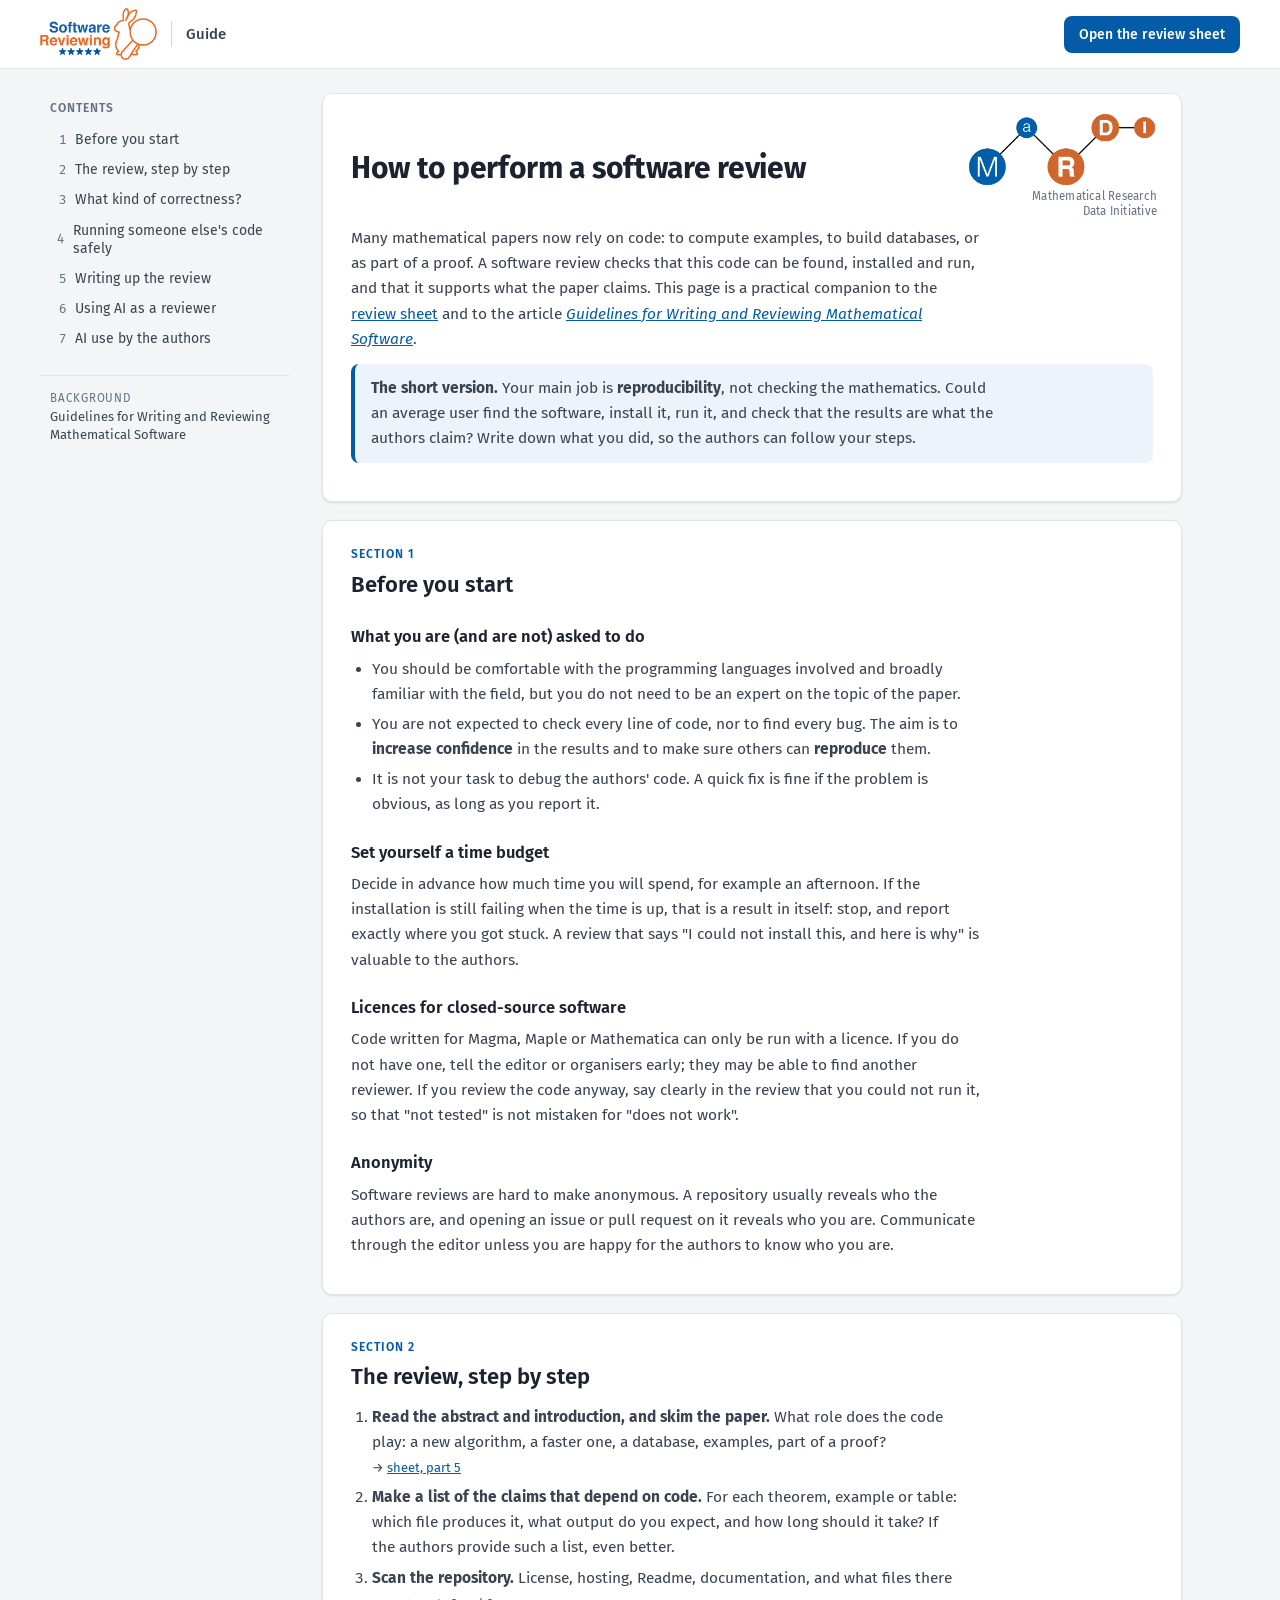
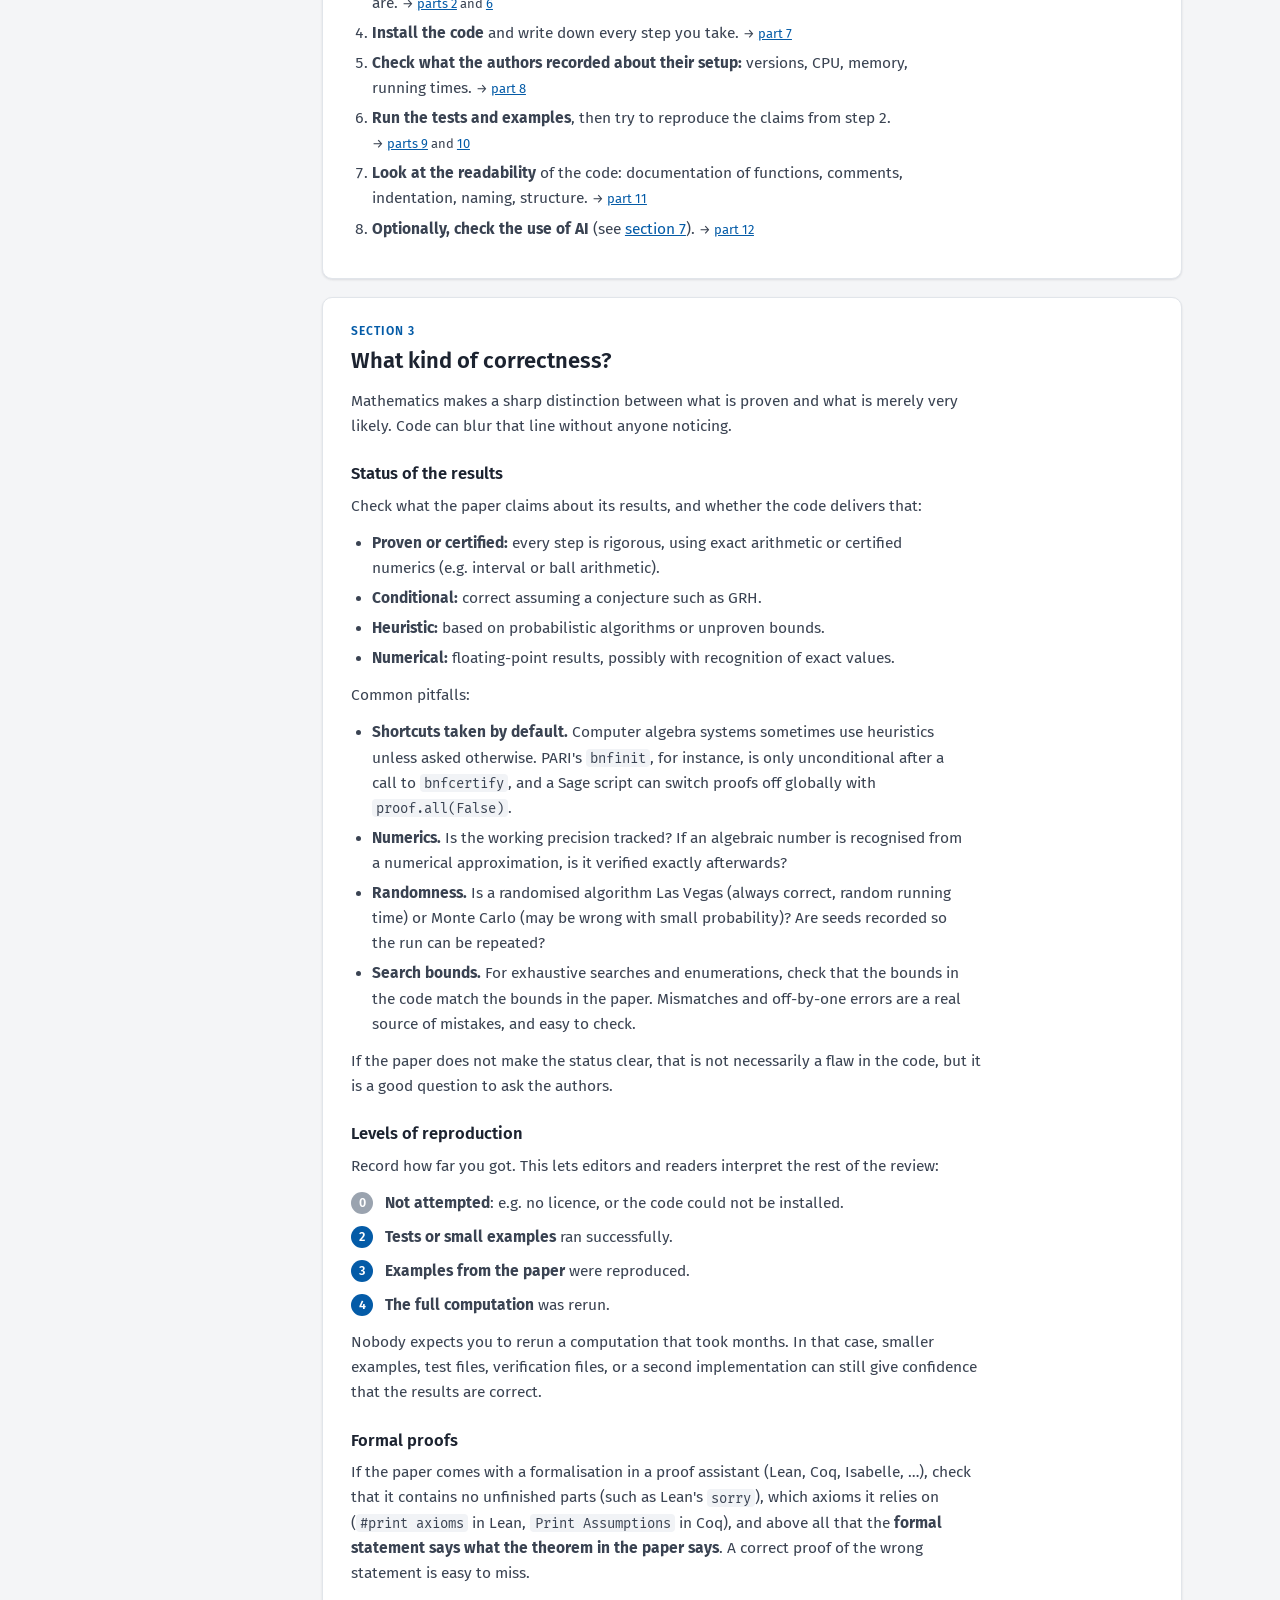
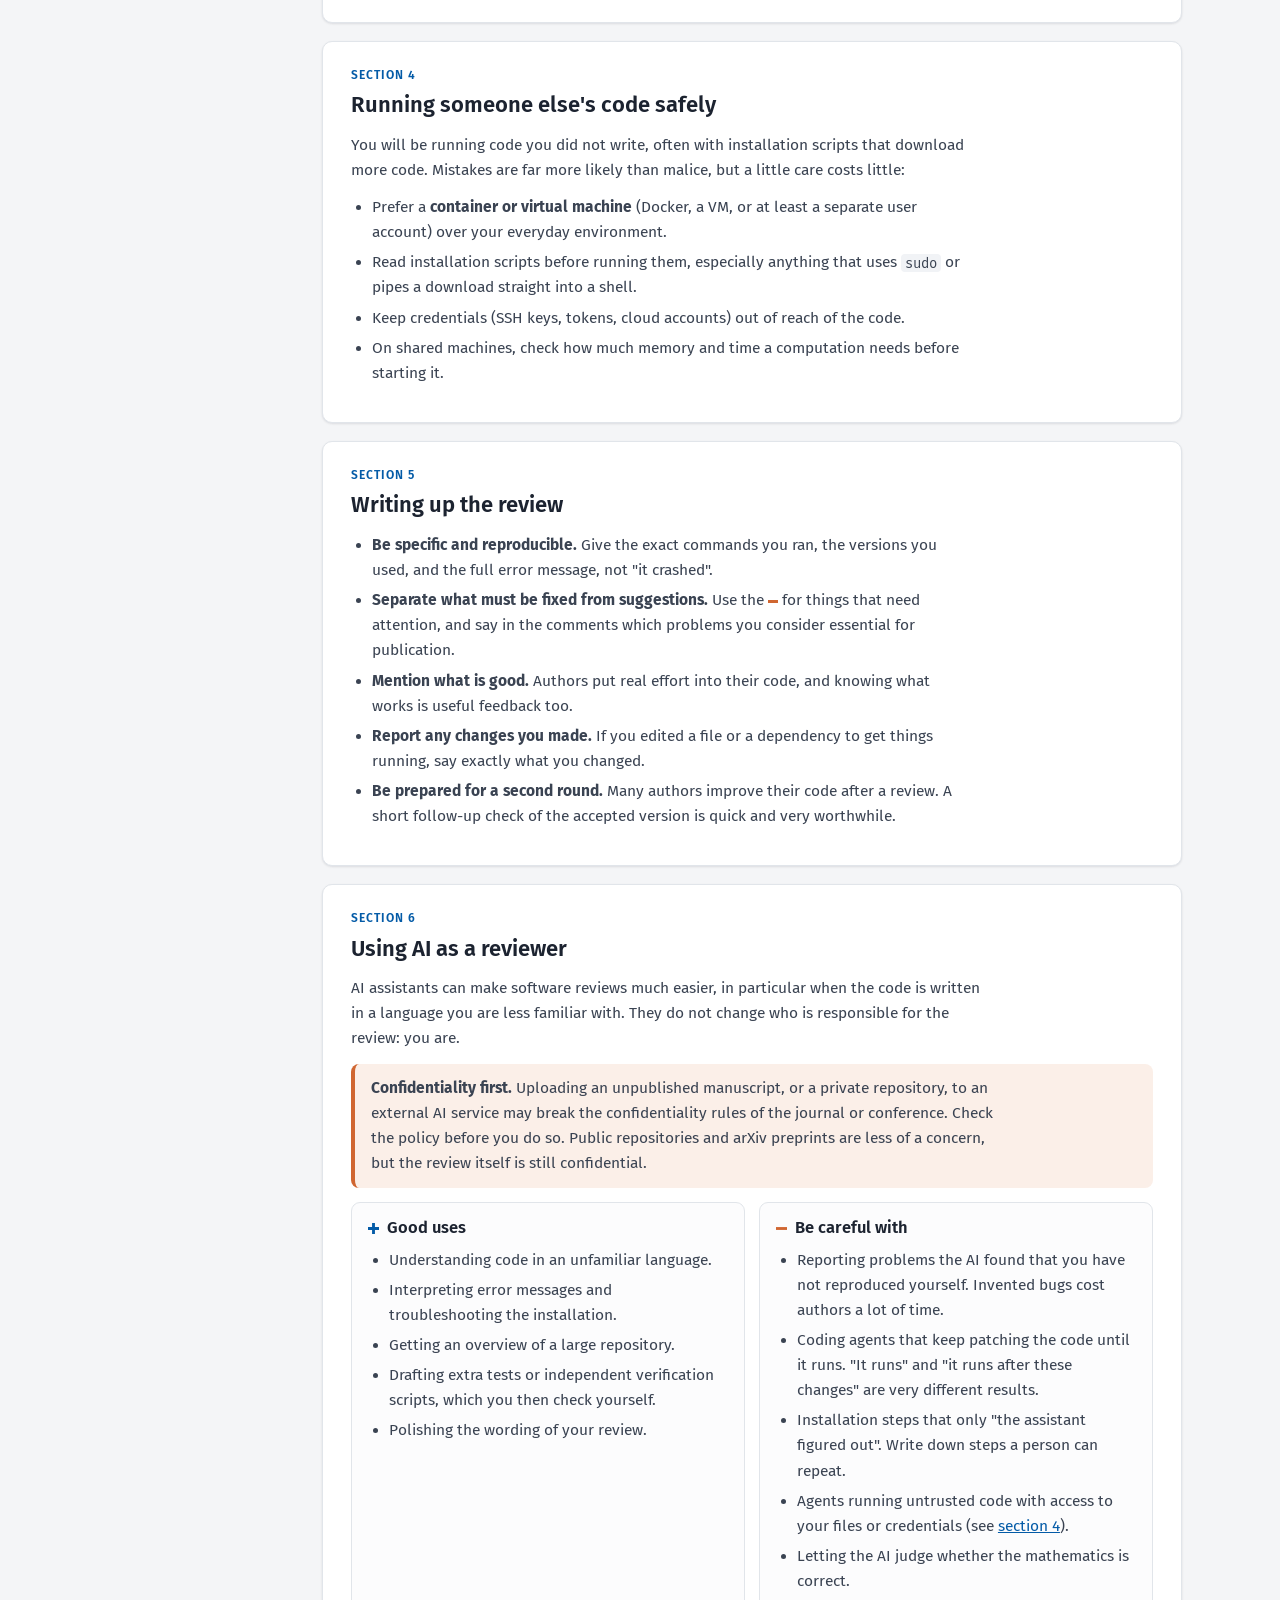
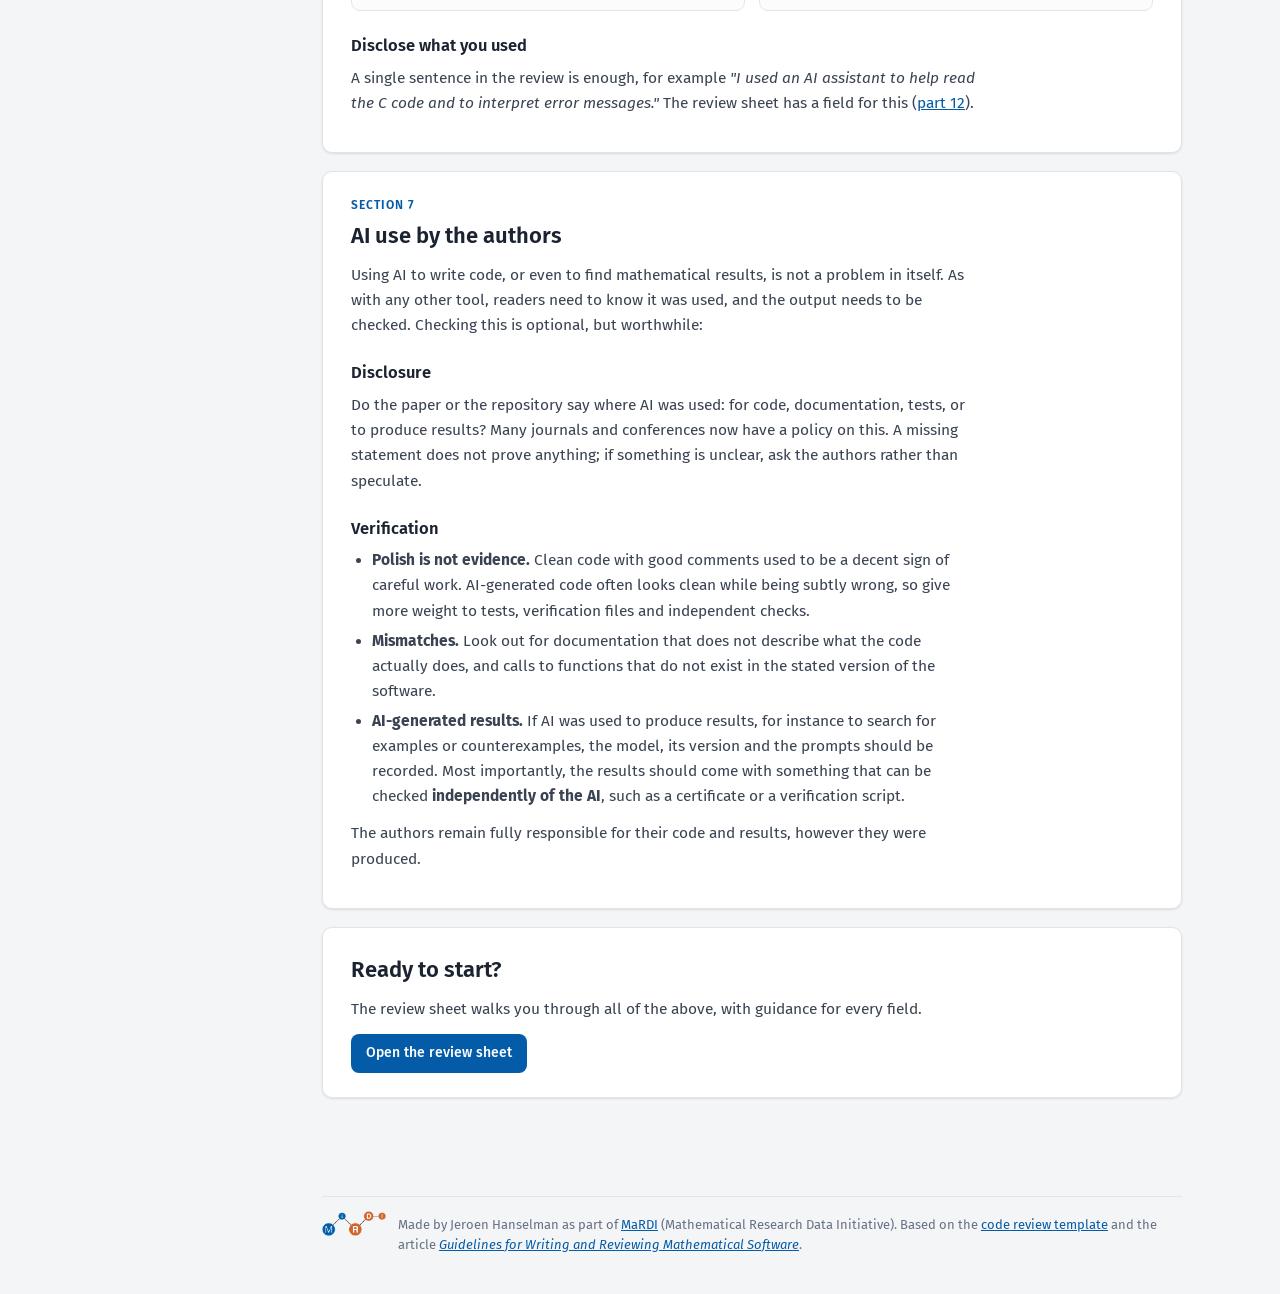
<file: docs/guide.html>
<!DOCTYPE html>
<!--
  How to perform a software review: practical guide accompanying the interactive review sheet (index.html).
  Draft: sections 1-5 summarise practicalities; sections 6-7 are guidelines on AI use, which are not
  covered in the original paper. Edit freely.
-->
<html lang="en">
<head>
  <meta charset="utf-8">
  <meta name="viewport" content="width=device-width, initial-scale=1">
  <title>How to Review Software</title>
  <meta name="description" content="A practical guide to reviewing the software that accompanies a mathematical paper, including guidelines for using AI in a review.">
  <link rel="preconnect" href="https://fonts.googleapis.com">
  <link rel="preconnect" href="https://fonts.gstatic.com" crossorigin>
  <link href="https://fonts.googleapis.com/css2?family=Fira+Mono:wght@400;500&family=Fira+Sans:ital,wght@0,400;0,500;0,600;0,700;1,400&display=swap" rel="stylesheet">
  <link rel="icon" type="image/png" href="favicon.png">
  <link rel="stylesheet" href="review.css">
</head>
<body>

<header class="topbar">
  <div class="topbar-inner">
    <a class="home-link" href="index.html" title="Software review sheet">
      <img src="software-reviewing-logo.png" alt="Software Reviewing" class="topbar-logo-full" width="800" height="355">
      <span class="home-divider" aria-hidden="true"></span>
      <span class="home-sub">Guide</span>
    </a>
    <div class="actions" style="margin-left:auto">
      <a class="btn btn-primary" href="index.html">Open the review sheet</a>
    </div>
  </div>
</header>

<div class="layout">
  <nav class="sidebar" aria-label="Contents">
    <div class="sidebar-inner">
      <p class="sidebar-title">Contents</p>
      <ol class="toc">
        <li><a href="#before"><span class="toc-num">1</span><span class="toc-title">Before you start</span></a></li>
        <li><a href="#workflow"><span class="toc-num">2</span><span class="toc-title">The review, step by step</span></a></li>
        <li><a href="#correctness"><span class="toc-num">3</span><span class="toc-title">What kind of correctness?</span></a></li>
        <li><a href="#safety"><span class="toc-num">4</span><span class="toc-title">Running someone else's code safely</span></a></li>
        <li><a href="#writing"><span class="toc-num">5</span><span class="toc-title">Writing up the review</span></a></li>
        <li><a href="#ai-reviewers"><span class="toc-num">6</span><span class="toc-title">Using AI as a reviewer</span></a></li>
        <li><a href="#ai-authors"><span class="toc-num">7</span><span class="toc-title">AI use by the authors</span></a></li>
      </ol>
      <div class="sidebar-foot">
        <a href="https://doi.org/10.1090/noti3210" target="_blank" rel="noopener" class="paper-link">
          <span class="paper-kicker">Background</span>
          Guidelines for Writing and Reviewing Mathematical Software
        </a>
      </div>
    </div>
  </nav>

  <main class="main">

    <section class="card prose">
      <div class="intro-head">
        <h1>How to perform a software review</h1>
        <a class="intro-mardi" href="https://www.mardi4nfdi.de" target="_blank" rel="noopener" title="MaRDI – Mathematical Research Data Initiative">
          <img src="mardi-logo.png" alt="MaRDI – Mathematical Research Data Initiative" width="642" height="255">
          <span>Mathematical Research<br>Data Initiative</span>
        </a>
      </div>
      <p>Many mathematical papers now rely on code: to compute examples, to build databases, or as part of a proof.
      A software review checks that this code can be found, installed and run, and that it supports what the paper claims.
      This page is a practical companion to the <a href="index.html">review sheet</a> and to the article
      <a href="https://doi.org/10.1090/noti3210" target="_blank" rel="noopener"><i>Guidelines for Writing and Reviewing Mathematical Software</i></a>.</p>
      <div class="callout">
        <p><b>The short version.</b> Your main job is <b>reproducibility</b>, not checking the mathematics.
        Could an average user find the software, install it, run it, and check that the results are what the authors claim?
        Write down what you did, so the authors can follow your steps.</p>
      </div>
    </section>

    <section class="card prose" id="before">
      <span class="section-num">Section 1</span>
      <h2>Before you start</h2>
      <h3>What you are (and are not) asked to do</h3>
      <ul>
        <li>You should be comfortable with the programming languages involved and broadly familiar with the field, but you do not need to be an expert on the topic of the paper.</li>
        <li>You are not expected to check every line of code, nor to find every bug. The aim is to <b>increase confidence</b> in the results and to make sure others can <b>reproduce</b> them.</li>
        <li>It is not your task to debug the authors' code. A quick fix is fine if the problem is obvious, as long as you report it.</li>
      </ul>
      <h3>Set yourself a time budget</h3>
      <p>Decide in advance how much time you will spend, for example an afternoon. If the installation is still failing when the time is up,
      that is a result in itself: stop, and report exactly where you got stuck. A review that says "I could not install this, and here is why" is valuable to the authors.</p>
      <h3>Licences for closed-source software</h3>
      <p>Code written for Magma, Maple or Mathematica can only be run with a licence. If you do not have one, tell the editor or organisers early;
      they may be able to find another reviewer. If you review the code anyway, say clearly in the review that you could not run it, so that "not tested" is not mistaken for "does not work".</p>
      <h3>Anonymity</h3>
      <p>Software reviews are hard to make anonymous. A repository usually reveals who the authors are, and opening an issue or pull request on it reveals who you are.
      Communicate through the editor unless you are happy for the authors to know who you are.</p>
    </section>

    <section class="card prose" id="workflow">
      <span class="section-num">Section 2</span>
      <h2>The review, step by step</h2>
      <ol>
        <li><b>Read the abstract and introduction, and skim the paper.</b> What role does the code play: a new algorithm, a faster one, a database, examples, part of a proof?
          <span class="sheet-ref">→ <a href="index.html#part-role">sheet, part 5</a></span></li>
        <li><b>Make a list of the claims that depend on code.</b> For each theorem, example or table: which file produces it, what output do you expect, and how long should it take?
          If the authors provide such a list, even better.</li>
        <li><b>Scan the repository.</b> License, hosting, Readme, documentation, and what files there are.
          <span class="sheet-ref">→ <a href="index.html#part-files">parts 2</a> and <a href="index.html#part-install">6</a></span></li>
        <li><b>Install the code</b> and write down every step you take.
          <span class="sheet-ref">→ <a href="index.html#part-steps">part 7</a></span></li>
        <li><b>Check what the authors recorded about their setup:</b> versions, CPU, memory, running times.
          <span class="sheet-ref">→ <a href="index.html#part-setup">part 8</a></span></li>
        <li><b>Run the tests and examples</b>, then try to reproduce the claims from step 2.
          <span class="sheet-ref">→ <a href="index.html#part-running">parts 9</a> and <a href="index.html#part-correctness">10</a></span></li>
        <li><b>Look at the readability</b> of the code: documentation of functions, comments, indentation, naming, structure.
          <span class="sheet-ref">→ <a href="index.html#part-readability">part 11</a></span></li>
        <li><b>Optionally, check the use of AI</b> (see <a href="#ai-authors">section 7</a>).
          <span class="sheet-ref">→ <a href="index.html#part-ai">part 12</a></span></li>
      </ol>
    </section>

    <section class="card prose" id="correctness">
      <span class="section-num">Section 3</span>
      <h2>What kind of correctness?</h2>
      <p>Mathematics makes a sharp distinction between what is proven and what is merely very likely. Code can blur that line without anyone noticing.</p>

      <h3 id="status">Status of the results</h3>
      <p>Check what the paper claims about its results, and whether the code delivers that:</p>
      <ul>
        <li><b>Proven or certified:</b> every step is rigorous, using exact arithmetic or certified numerics (e.g. interval or ball arithmetic).</li>
        <li><b>Conditional:</b> correct assuming a conjecture such as GRH.</li>
        <li><b>Heuristic:</b> based on probabilistic algorithms or unproven bounds.</li>
        <li><b>Numerical:</b> floating-point results, possibly with recognition of exact values.</li>
      </ul>
      <p>Common pitfalls:</p>
      <ul>
        <li><b>Shortcuts taken by default.</b> Computer algebra systems sometimes use heuristics unless asked otherwise.
          PARI's <code>bnfinit</code>, for instance, is only unconditional after a call to <code>bnfcertify</code>, and a Sage script can switch proofs off globally with <code>proof.all(False)</code>.</li>
        <li><b>Numerics.</b> Is the working precision tracked? If an algebraic number is recognised from a numerical approximation, is it verified exactly afterwards?</li>
        <li><b>Randomness.</b> Is a randomised algorithm Las Vegas (always correct, random running time) or Monte Carlo (may be wrong with small probability)? Are seeds recorded so the run can be repeated?</li>
        <li><b>Search bounds.</b> For exhaustive searches and enumerations, check that the bounds in the code match the bounds in the paper. Mismatches and off-by-one errors are a real source of mistakes, and easy to check.</li>
      </ul>
      <p>If the paper does not make the status clear, that is not necessarily a flaw in the code, but it is a good question to ask the authors.</p>

      <h3 id="levels">Levels of reproduction</h3>
      <p>Record how far you got. This lets editors and readers interpret the rest of the review:</p>
      <ol class="levels">
        <li><b>Not attempted</b>: e.g. no licence, or the code could not be installed.</li>
        <li><b>Tests or small examples</b> ran successfully.</li>
        <li><b>Examples from the paper</b> were reproduced.</li>
        <li><b>The full computation</b> was rerun.</li>
      </ol>
      <p>Nobody expects you to rerun a computation that took months. In that case, smaller examples, test files, verification files, or a second implementation can still give confidence that the results are correct.</p>

      <h3 id="formal">Formal proofs</h3>
      <p>If the paper comes with a formalisation in a proof assistant (Lean, Coq, Isabelle, …), check that it contains no unfinished parts (such as Lean's <code>sorry</code>),
      which axioms it relies on (<code>#print axioms</code> in Lean, <code>Print Assumptions</code> in Coq), and above all that the <b>formal statement says what the theorem in the paper says</b>.
      A correct proof of the wrong statement is easy to miss.</p>
    </section>

    <section class="card prose" id="safety">
      <span class="section-num">Section 4</span>
      <h2>Running someone else's code safely</h2>
      <p>You will be running code you did not write, often with installation scripts that download more code. Mistakes are far more likely than malice, but a little care costs little:</p>
      <ul>
        <li>Prefer a <b>container or virtual machine</b> (Docker, a VM, or at least a separate user account) over your everyday environment.</li>
        <li>Read installation scripts before running them, especially anything that uses <code>sudo</code> or pipes a download straight into a shell.</li>
        <li>Keep credentials (SSH keys, tokens, cloud accounts) out of reach of the code.</li>
        <li>On shared machines, check how much memory and time a computation needs before starting it.</li>
      </ul>
    </section>

    <section class="card prose" id="writing">
      <span class="section-num">Section 5</span>
      <h2>Writing up the review</h2>
      <ul>
        <li><b>Be specific and reproducible.</b> Give the exact commands you ran, the versions you used, and the full error message, not "it crashed".</li>
        <li><b>Separate what must be fixed from suggestions.</b> Use the <span class="mk mk-minus" aria-hidden="true"></span> for things that need attention,
          and say in the comments which problems you consider essential for publication.</li>
        <li><b>Mention what is good.</b> Authors put real effort into their code, and knowing what works is useful feedback too.</li>
        <li><b>Report any changes you made.</b> If you edited a file or a dependency to get things running, say exactly what you changed.</li>
        <li><b>Be prepared for a second round.</b> Many authors improve their code after a review. A short follow-up check of the accepted version is quick and very worthwhile.</li>
      </ul>
    </section>

    <section class="card prose" id="ai-reviewers">
      <span class="section-num">Section 6</span>
      <h2>Using AI as a reviewer</h2>
      <p>AI assistants can make software reviews much easier, in particular when the code is written in a language you are less familiar with.
      They do not change who is responsible for the review: you are.</p>

      <div class="callout callout-warn">
        <p><b>Confidentiality first.</b> Uploading an unpublished manuscript, or a private repository, to an external AI service may break the confidentiality rules of the journal or conference.
        Check the policy before you do so. Public repositories and arXiv preprints are less of a concern, but the review itself is still confidential.</p>
      </div>

      <div class="do-dont">
        <div>
          <h3><svg class="mk" viewBox="0 0 10 10" aria-hidden="true"><path d="M0 5h10M5 0v10" stroke="#045BA7" stroke-width="2.6"/></svg>Good uses</h3>
          <ul>
            <li>Understanding code in an unfamiliar language.</li>
            <li>Interpreting error messages and troubleshooting the installation.</li>
            <li>Getting an overview of a large repository.</li>
            <li>Drafting extra tests or independent verification scripts, which you then check yourself.</li>
            <li>Polishing the wording of your review.</li>
          </ul>
        </div>
        <div>
          <h3><svg class="mk" viewBox="0 0 10 10" aria-hidden="true"><path d="M0 5h10" stroke="#D06631" stroke-width="2.6"/></svg>Be careful with</h3>
          <ul>
            <li>Reporting problems the AI found that you have not reproduced yourself. Invented bugs cost authors a lot of time.</li>
            <li>Coding agents that keep patching the code until it runs. "It runs" and "it runs after these changes" are very different results.</li>
            <li>Installation steps that only "the assistant figured out". Write down steps a person can repeat.</li>
            <li>Agents running untrusted code with access to your files or credentials (see <a href="#safety">section 4</a>).</li>
            <li>Letting the AI judge whether the mathematics is correct.</li>
          </ul>
        </div>
      </div>

      <h3>Disclose what you used</h3>
      <p>A single sentence in the review is enough, for example <i>"I used an AI assistant to help read the C code and to interpret error messages."</i>
      The review sheet has a field for this (<a href="index.html#part-ai">part 12</a>).</p>
    </section>

    <section class="card prose" id="ai-authors">
      <span class="section-num">Section 7</span>
      <h2>AI use by the authors</h2>
      <p>Using AI to write code, or even to find mathematical results, is not a problem in itself. As with any other tool, readers need to know it was used,
      and the output needs to be checked. Checking this is optional, but worthwhile:</p>
      <h3>Disclosure</h3>
      <p>Do the paper or the repository say where AI was used: for code, documentation, tests, or to produce results?
      Many journals and conferences now have a policy on this. A missing statement does not prove anything; if something is unclear, ask the authors rather than speculate.</p>
      <h3>Verification</h3>
      <ul>
        <li><b>Polish is not evidence.</b> Clean code with good comments used to be a decent sign of careful work. AI-generated code often looks clean while being subtly wrong,
          so give more weight to tests, verification files and independent checks.</li>
        <li><b>Mismatches.</b> Look out for documentation that does not describe what the code actually does, and calls to functions that do not exist in the stated version of the software.</li>
        <li><b>AI-generated results.</b> If AI was used to produce results, for instance to search for examples or counterexamples, the model, its version and the prompts should be recorded.
          Most importantly, the results should come with something that can be checked <b>independently of the AI</b>, such as a certificate or a verification script.</li>
      </ul>
      <p>The authors remain fully responsible for their code and results, however they were produced.</p>
    </section>

    <section class="card prose">
      <h2>Ready to start?</h2>
      <p>The review sheet walks you through all of the above, with guidance for every field.</p>
      <p style="margin:0"><a class="btn btn-primary" href="index.html" style="text-decoration:none">Open the review sheet</a></p>
    </section>
  </main>
</div>
<footer class="site-footer">
  <p><img src="mardi-mark.png" alt="MaRDI" class="footer-logo">Made by Jeroen Hanselman as part of <a href="https://www.mardi4nfdi.de" target="_blank" rel="noopener">MaRDI</a> (Mathematical Research Data Initiative).
  Based on the <a href="https://github.com/JHanselman/code-review-template" target="_blank" rel="noopener">code review template</a>
  and the article <a href="https://doi.org/10.1090/noti3210" target="_blank" rel="noopener"><i>Guidelines for Writing and Reviewing Mathematical Software</i></a>.</p>
</footer>
</body>
</html>
</file>
<file: docs/review.css>
/* Interactive software review sheet – Jeroen Hanselman / MaRDI */

:root {
  --blue: #045BA7;
  --blue-600: #034a88;
  --blue-50: #ecf3fa;
  --blue-100: #d6e6f5;
  --orange: #D06631;
  --orange-50: #fbefe8;
  --orange-100: #f5d8c8;
  --ink: #1c2330;
  --ink-2: #3a4352;
  --muted: #667085;
  --line: #e1e5ea;
  --line-2: #cfd5dc;
  --bg: #f4f5f7;
  --card: #ffffff;
  --radius: 10px;
  --shadow: 0 1px 2px rgba(16, 24, 40, .05), 0 1px 3px rgba(16, 24, 40, .06);
  --font: "Fira Sans", "Segoe UI", system-ui, -apple-system, Helvetica, Arial, sans-serif;
  --mono: "Fira Mono", ui-monospace, SFMono-Regular, Menlo, Consolas, monospace;
  --topbar: 68px;
}

* { box-sizing: border-box; }
html { scroll-padding-top: calc(var(--topbar) + 16px); }
body {
  margin: 0;
  font-family: var(--font);
  font-size: 15px;
  line-height: 1.5;
  color: var(--ink);
  background: var(--bg);
  -webkit-font-smoothing: antialiased;
}
a { color: var(--blue); }
a:hover { color: var(--blue-600); }
code { font-family: var(--mono); font-size: .9em; background: #f1f3f6; padding: .05em .3em; border-radius: 4px; }
button { font: inherit; color: inherit; }
:focus-visible { outline: 2px solid var(--blue); outline-offset: 2px; }
.sr-only { position: absolute; width: 1px; height: 1px; overflow: hidden; clip: rect(0 0 0 0); white-space: nowrap; }
[hidden] { display: none !important; }

/* ---------- top bar ---------- */
.topbar {
  position: sticky; top: 0; z-index: 20;
  background: rgba(255, 255, 255, .96);
  backdrop-filter: saturate(1.4) blur(6px);
  border-bottom: 1px solid var(--line);
}
.topbar-inner {
  height: var(--topbar);
  max-width: 1240px; margin: 0 auto; padding: 0 20px;
  display: flex; align-items: center; gap: 16px;
}
.home-link { display: flex; align-items: center; gap: 10px; text-decoration: none; color: var(--ink); min-width: 0; }
.topbar-logo { width: 64px; height: auto; }
.topbar-logo-full { height: 52px; width: auto; display: block; margin: -2px 0; }
.home-divider { width: 1px; height: 26px; background: var(--line-2); margin: 0 4px; }
.home-link .home-sub { font-size: 15px; font-weight: 500; color: var(--ink-2); }
.home-text { display: flex; flex-direction: column; line-height: 1.15; min-width: 0; }
.home-name { font-size: 12px; color: var(--muted); letter-spacing: .02em; }
.home-sub { font-weight: 600; font-size: 15px; white-space: nowrap; }

.view-switch {
  margin-left: auto;
  display: inline-flex; padding: 3px; gap: 2px;
  background: #eef0f3; border-radius: 8px;
}
.view-switch button {
  border: 0; background: transparent; padding: 5px 14px; border-radius: 6px; cursor: pointer;
  font-size: 14px; color: var(--muted); font-weight: 500;
}
.view-switch button[aria-selected="true"] { background: #fff; color: var(--ink); box-shadow: var(--shadow); }

.actions { display: flex; align-items: center; gap: 8px; }
.save-status { font-size: 12.5px; color: var(--muted); margin-right: 4px; white-space: nowrap; }
.save-status.warn { color: var(--orange); }

.btn {
  display: inline-flex; align-items: center; gap: 6px;
  border-radius: 8px; padding: 7px 14px; font-size: 14px; font-weight: 500;
  cursor: pointer; border: 1px solid transparent; white-space: nowrap;
  transition: background .15s, border-color .15s;
}
.btn-primary, a.btn-primary:hover { background: var(--blue); color: #fff; }
a.btn { text-decoration: none; }
.btn-primary:hover { background: var(--blue-600); }
.btn-ghost { background: #fff; border-color: var(--line-2); color: var(--ink); }
.btn-ghost:hover { background: #f6f7f9; }
.caret { width: 0; height: 0; border: 4px solid transparent; border-top-color: currentColor; margin-top: 4px; }

.menu { position: relative; }
.menu-pop {
  position: absolute; right: 0; top: calc(100% + 6px); min-width: 240px;
  background: #fff; border: 1px solid var(--line); border-radius: 10px;
  box-shadow: 0 10px 30px rgba(16, 24, 40, .12); padding: 6px; z-index: 30;
}
.menu-pop button {
  display: block; width: 100%; text-align: left; border: 0; background: none;
  padding: 8px 10px; border-radius: 6px; cursor: pointer; font-size: 14px;
}
.menu-pop button:hover, .menu-pop button:focus-visible { background: var(--blue-50); outline: none; }
.menu-pop hr { border: 0; border-top: 1px solid var(--line); margin: 6px 4px; }

/* ---------- layout ---------- */
.layout {
  max-width: 1240px; margin: 0 auto; padding: 24px 20px 80px;
  display: grid; grid-template-columns: 250px minmax(0, 1fr); gap: 32px;
}
.main { max-width: 860px; width: 100%; }

.sidebar-inner { position: sticky; top: calc(var(--topbar) + 24px); }
.sidebar-title { font-size: 12px; text-transform: uppercase; letter-spacing: .08em; color: var(--muted); margin: 6px 0 8px 10px; font-weight: 600; }
.toc { list-style: none; margin: 0; padding: 0; }
.toc a {
  display: flex; align-items: center; gap: 9px;
  padding: 6px 10px; border-radius: 7px; text-decoration: none; color: var(--ink-2); font-size: 14px; line-height: 1.3;
}
.toc a:hover { background: #e9ecf0; color: var(--ink); }
.toc a.current { background: #fff; color: var(--ink); box-shadow: var(--shadow); }
.toc-num { color: var(--muted); font-variant-numeric: tabular-nums; width: 1.2em; text-align: right; font-size: 13px; }
.dot { flex: none; width: 9px; height: 9px; border-radius: 50%; border: 1.5px solid var(--line-2); background: #fff; }
.dot-partial { border-color: var(--blue); background: linear-gradient(90deg, var(--blue) 50%, #fff 50%); }
.dot-done { border-color: var(--blue); background: var(--blue); }
.sidebar-foot { margin-top: 20px; padding: 14px 10px 0; border-top: 1px solid var(--line); }
.paper-link { display: block; font-size: 13px; line-height: 1.4; text-decoration: none; color: var(--ink-2); }
.paper-link:hover { color: var(--blue); }
.paper-kicker { display: block; font-size: 11.5px; text-transform: uppercase; letter-spacing: .08em; color: var(--muted); margin-bottom: 2px; }

/* ---------- cards ---------- */
.card {
  background: var(--card); border: 1px solid var(--line); border-radius: var(--radius);
  box-shadow: var(--shadow); padding: 24px 28px; margin-bottom: 18px;
}
.intro h1 { font-size: 28px; line-height: 1.2; margin: 0 0 8px; font-weight: 700; letter-spacing: -.01em; }
.lede { font-size: 16.5px; color: var(--ink-2); margin: 0 0 16px; max-width: 62ch; }
.howto { margin: 0 0 14px; padding-left: 1.3em; color: var(--ink-2); }
.howto li { margin-bottom: 4px; }
.knowl-demo { border-bottom: 1.5px dotted var(--blue); color: var(--blue); }
.intro-links { display: flex; flex-wrap: wrap; gap: 6px 18px; margin: 0 0 12px; }
.privacy { margin: 0; font-size: 13px; color: var(--muted); }

.part-head { margin-bottom: 18px; }
.part-num { font-size: 12px; font-weight: 600; letter-spacing: .08em; text-transform: uppercase; color: var(--blue); }
.part-head h2 { font-size: 21px; margin: 2px 0 4px; font-weight: 600; letter-spacing: -.005em; }
.part-hint { margin: 0; color: var(--muted); font-size: 14.5px; }

/* ---------- fields ---------- */
.field { margin-bottom: 16px; }
.field:last-child { margin-bottom: 0; }
.field-head { display: flex; align-items: baseline; gap: 10px; margin-bottom: 5px; flex-wrap: wrap; }
.field-head label, .field-label-text { font-weight: 500; font-size: 14.5px; }
.field-note { font-size: 13px; color: var(--muted); }
.grid-2 { display: grid; grid-template-columns: 1fr 1fr; gap: 0 18px; }
.grid-2 .field { margin-bottom: 16px; }
.span-2 { grid-column: 1 / -1; }

input[type=text], input[type=url], input[type=date], textarea {
  width: 100%; font: inherit; font-size: 15px; color: var(--ink);
  background: #fff; border: 1px solid var(--line-2); border-radius: 8px;
  padding: 8px 11px; transition: border-color .15s, box-shadow .15s;
}
textarea { resize: vertical; min-height: 40px; line-height: 1.45; overflow: hidden; }
input::placeholder, textarea::placeholder { color: #9aa3af; }
input:focus, textarea:focus { outline: none; border-color: var(--blue); box-shadow: 0 0 0 3px var(--blue-100); }

/* checkboxes */
.checks { display: grid; grid-template-columns: repeat(auto-fill, minmax(220px, 1fr)); gap: 8px; }
.check { display: flex; align-items: center; gap: 10px; cursor: pointer; position: relative; }
.checks .check { border: 1px solid var(--line-2); border-radius: 8px; padding: 9px 12px; transition: border-color .15s, background .15s; }
.checks .check:hover { border-color: var(--blue); }
.checks .check:has(input:checked) { border-color: var(--blue); background: var(--blue-50); }
.check input { position: absolute; opacity: 0; width: 1px; height: 1px; }
.check-box {
  flex: none; width: 18px; height: 18px; border-radius: 4px; border: 1.5px solid var(--line-2); background: #fff;
  display: inline-grid; place-items: center; transition: background .15s, border-color .15s;
}
.check input:checked + .check-box { background: var(--blue); border-color: var(--blue); }
.check input:checked + .check-box::after {
  content: ""; width: 9px; height: 5px; border-left: 2px solid #fff; border-bottom: 2px solid #fff; transform: translateY(-1px) rotate(-45deg);
}
.check input:focus-visible + .check-box { outline: 2px solid var(--blue); outline-offset: 2px; }
.check-small { font-size: 14px; color: var(--ink-2); margin-top: 4px; }
.extras { margin-top: 10px; display: grid; gap: 8px; }
.extra { display: flex; align-items: center; gap: 10px; }

/* add bar */
.addbar { display: flex; flex-wrap: wrap; align-items: center; gap: 6px; margin-top: 12px; }
.addbar-label { font-size: 13px; color: var(--muted); margin-right: 2px; }
.addbar-note { font-size: 13px; color: var(--muted); }
.chip-add {
  border: 1px dashed var(--line-2); background: #fff; border-radius: 999px;
  padding: 4px 12px; font-size: 13.5px; cursor: pointer; color: var(--ink-2);
}
.chip-add:hover { border-color: var(--blue); color: var(--blue); background: var(--blue-50); }
.chip-custom { border-style: solid; }

/* criterion rows */
.crit-list { display: grid; gap: 12px; }
.crit { border: 1px solid var(--line); border-radius: 9px; padding: 12px 12px 12px 14px; background: #fcfcfd; }
.crit-top { display: flex; align-items: center; gap: 10px; margin-bottom: 8px; }
.crit-label { flex: 1; min-width: 0; font-weight: 500; }
.crit-label .knowl { font-weight: 500; font-size: 15px; }
.crit-label-input { font-weight: 500; padding: 5px 9px !important; }
.crit textarea { background: #fff; }
.empty-note { color: var(--muted); font-size: 14px; margin: 0; }
.hint { font-size: 12.5px; color: var(--muted); margin: 4px 0 0; }
.steps-group .crit-top { margin-bottom: 8px; }

.rating { display: inline-flex; gap: 4px; flex: none; }
.rate {
  display: inline-flex; align-items: center; gap: 6px;
  border: 1px solid var(--line-2); background: #fff; border-radius: 999px;
  padding: 3px 11px 3px 9px; font-size: 13px; cursor: pointer; color: var(--muted);
  transition: background .15s, border-color .15s, color .15s;
}
.rate .mk { width: 10px; height: 10px; }
.rate:hover { color: var(--ink); border-color: #b8c0ca; }
.rate-plus[aria-pressed="true"] { background: var(--blue-50); border-color: var(--blue); color: var(--blue); font-weight: 500; }
.rate-minus[aria-pressed="true"] { background: var(--orange-50); border-color: var(--orange); color: #a84a1c; font-weight: 500; }
.rate[aria-pressed="false"] .mk { opacity: .55; }

.icon-btn {
  flex: none; width: 28px; height: 28px; display: inline-grid; place-items: center;
  border: 0; background: transparent; color: var(--muted); border-radius: 6px; cursor: pointer;
}
.icon-btn svg { width: 12px; height: 12px; }
.icon-btn:hover { background: #eef0f3; color: var(--ink); }

/* role chips */
.chips { display: flex; flex-wrap: wrap; gap: 8px; }
.chip {
  border: 1px solid var(--line-2); background: #fff; border-radius: 999px; padding: 6px 14px;
  font-size: 14px; cursor: pointer; transition: all .15s;
}
.chip:hover { border-color: var(--blue); }
.chip.on { background: var(--blue); border-color: var(--blue); color: #fff; }
.focus-note {
  margin: 10px 0 0; font-size: 14px; color: var(--ink-2);
  background: var(--blue-50); border-radius: 8px; padding: 8px 12px;
}

.source { margin-bottom: 4px; }
.source-many { border: 1px solid var(--line); border-radius: 9px; padding: 12px 14px 0; margin-bottom: 12px; background: #fcfcfd; }
.source-head { display: flex; gap: 10px; align-items: center; margin-bottom: 12px; max-width: 320px; }

/* option chips inside an item (status of results, level of reproduction) */
.choice-row { display: flex; flex-wrap: wrap; align-items: center; gap: 6px 10px; margin: 0 0 10px; }
.choice-label { font-size: 13.5px; color: var(--ink-2); }
.chips-sm { gap: 6px; }
.chips-sm .chip { padding: 3px 11px; font-size: 13px; }

/* optional part */
.skip-toggle { margin: 0 0 14px; }
.part:has(input[data-bind="aiSkip"]:checked) .skippable { opacity: .4; pointer-events: none; }

/* ---------- knowls ---------- */
.knowl {
  border: 0; background: none; padding: 0; cursor: pointer; text-align: left;
  color: var(--blue); border-bottom: 1.5px dotted var(--blue); line-height: 1.3; font-size: inherit;
}
.knowl:hover, .knowl.active { color: var(--blue-600); border-bottom-style: solid; }
.knowl-pill {
  border: 1px solid var(--blue-100); border-radius: 999px; padding: 1px 10px; font-size: 13px;
  background: var(--blue-50); margin-left: 4px; white-space: nowrap; vertical-align: 1px;
}
.knowl-pill::before { content: "?"; display: inline-block; font-weight: 700; margin-right: 5px; }
.knowl-pill:hover, .knowl-pill.active { border: 1px solid var(--blue); background: #fff; }
.field-head .knowl { font-weight: 500; font-size: 14.5px; }

.knowl-box {
  margin: 6px 0 12px; padding: 14px 18px 12px;
  background: #f7fafd; border: 1px solid var(--blue-100); border-left: 4px solid var(--blue); border-radius: 8px;
  font-size: 14.5px; color: var(--ink-2);
  opacity: 0; transform: translateY(-4px); transition: opacity .18s, transform .18s;
}
.knowl-box.open { opacity: 1; transform: none; }
.knowl-head { display: flex; align-items: center; justify-content: space-between; gap: 10px; margin: -4px -8px 4px 0; }
.knowl-head h3 { margin: 0; font-size: 15px; font-weight: 600; color: var(--ink); }
.knowl-body p { margin: 0 0 8px; }
.knowl-body ul, .knowl-body ol { margin: 0 0 8px; padding-left: 1.3em; }
.knowl-body li { margin-bottom: 3px; }
.knowl-ref { margin: 8px 0 0; padding-top: 8px; border-top: 1px solid var(--blue-100); font-size: 12.5px; color: var(--muted); }
.fmt-table { border-collapse: collapse; margin: 4px 0 8px; }
.fmt-table td { padding: 5px 14px 5px 0; vertical-align: top; border-bottom: 1px solid var(--blue-100); }
.mk-plus, .mk-minus { display: inline-block; width: 10px; height: 10px; position: relative; vertical-align: -1px; }
.mk-plus::before, .mk-minus::before { content: ""; position: absolute; left: 0; right: 0; top: 3.5px; height: 3px; background: var(--blue); }
.mk-plus::after { content: ""; position: absolute; top: 0; bottom: 0; left: 3.5px; width: 3px; background: var(--blue); }
.mk-minus::before { background: var(--orange); }

.done h2 { margin: 0 0 4px; font-size: 19px; }
.done p { margin: 0 0 14px; color: var(--ink-2); }
.done-actions { display: flex; flex-wrap: wrap; gap: 8px; }
.linklike { border: 0; background: none; padding: 0; color: var(--blue); text-decoration: underline; cursor: pointer; }

/* toast */
.toast {
  position: fixed; left: 50%; bottom: 24px; transform: translate(-50%, 20px); z-index: 50;
  background: var(--ink); color: #fff; padding: 11px 18px; border-radius: 10px; font-size: 14px;
  box-shadow: 0 10px 30px rgba(0, 0, 0, .2); max-width: min(560px, calc(100vw - 32px));
  opacity: 0; transition: opacity .2s, transform .2s;
}
.toast.show { opacity: 1; transform: translate(-50%, 0); }
.toast.warn { background: #8a3a12; }
body.dropping::after {
  content: "Drop a saved review (.json or .tex) to open it"; position: fixed; inset: 12px; z-index: 60;
  display: grid; place-items: center; font-size: 18px; font-weight: 500; color: var(--blue);
  background: rgba(236, 243, 250, .92); border: 2px dashed var(--blue); border-radius: 16px;
}

/* ---------- preview / report ---------- */
.preview-bar { display: flex; align-items: center; justify-content: space-between; gap: 12px; margin-bottom: 14px; }
.preview-bar p { margin: 0; color: var(--muted); font-size: 14px; }

.sheet {
  background: #fff; box-shadow: 0 2px 6px rgba(16, 24, 40, .08), 0 12px 40px rgba(16, 24, 40, .08);
  border-radius: 4px; padding: 44px 48px 56px; font-size: 13.5px; line-height: 1.42; color: #111;
  font-family: "Fira Sans", Helvetica, Arial, sans-serif;
}
.sheet p { margin: 0 0 4px; }
.sheet a { color: var(--blue); text-decoration: none; }
.sheet pre { font-family: var(--mono); font-size: 12px; margin: 6px 0; white-space: pre-wrap; word-break: break-word; }
.sheet code { background: none; padding: 0; font-size: 12.5px; }
.r-empty { color: #b0b6bf; font-style: italic; }

.r-head { display: grid; grid-template-columns: minmax(0, 1.25fr) auto minmax(0, .75fr); align-items: end; gap: 12px; margin-bottom: 18px; }
.r-meta p { margin: 0; }
.r-meta .r-date { margin-top: 1.1em; }
.r-title { font-size: 30px; font-weight: 700; margin: 0; white-space: nowrap; line-height: 1; padding-bottom: 2px; }
.r-logo { justify-self: end; width: 170px; margin-bottom: -6px; }

.r-sec {
  font-size: 15px; font-weight: 400; color: var(--blue); font-variant: small-caps; letter-spacing: .01em;
  border-bottom: 1.4px solid var(--blue); margin: 14px 0 6px; padding-bottom: 1px;
  text-transform: none;
  break-after: avoid; page-break-after: avoid;
}
.r-basic { display: grid; grid-template-columns: 34% 66%; gap: 12px; }
.r-files > p { margin: 1.6em 0 2px; }
.r-files-cols { display: grid; grid-template-columns: 1fr 1fr; gap: 6px; }
.r-checks { list-style: none; margin: 0; padding: 0; }
.r-checks li { display: flex; gap: 6px; align-items: baseline; margin-bottom: 1px; }
.r-box { width: 9px; height: 9px; flex: none; color: #222; transform: translateY(1px); }
.r-table { display: grid; grid-template-columns: 13.5em 1fr; column-gap: 1em; align-content: start; }
.r-table .r-label { font-weight: 600; }
.r-url { word-break: break-all; font-family: var(--mono); font-size: 12.5px; }

.r-rows { display: grid; gap: 1px; }
.r-row { display: grid; grid-template-columns: 15em 1fr; column-gap: 1em; break-inside: avoid; page-break-inside: avoid; }
.r-label { font-weight: 600; }
.r-val { min-width: 0; }
.r-val .mk { width: 10px; height: 10px; float: left; margin: 4px 7px 0 0; }
.r-val.has-mark > p:first-of-type, .r-val.has-mark > pre:first-of-type, .r-val.has-mark > .r-empty { margin-left: 0; }
.r-roles { font-style: italic; }
.r-choice { font-style: italic; }
.r-steps-label { margin-top: 2px !important; }
.r-bullets { margin: 2px 0 6px; padding-left: 1.2em; }

/* ---------- guide page ---------- */
.guide-link { font-size: 14px; font-weight: 500; text-decoration: none; padding: 7px 6px; color: var(--ink-2); }
.guide-link:hover { color: var(--blue); }
.prose { font-size: 15.5px; line-height: 1.62; color: var(--ink-2); }
.prose h1 { font-size: 30px; line-height: 1.2; margin: 0 0 10px; color: var(--ink); letter-spacing: -.01em; }
.prose h2 { font-size: 22px; margin: 0 0 10px; color: var(--ink); font-weight: 600; }
.prose h3 { font-size: 16.5px; margin: 22px 0 6px; color: var(--ink); font-weight: 600; }
.prose p { margin: 0 0 12px; max-width: 70ch; }
.prose ul, .prose ol { margin: 0 0 12px; padding-left: 1.35em; max-width: 68ch; }
.prose li { margin-bottom: 5px; }
.prose .section-num { display: block; font-size: 12px; font-weight: 600; letter-spacing: .08em; text-transform: uppercase; color: var(--blue); margin-bottom: 2px; }
.callout { background: var(--blue-50); border-left: 4px solid var(--blue); border-radius: 8px; padding: 12px 16px; margin: 4px 0 14px; }
.callout p:last-child { margin-bottom: 0; }
.callout-warn { background: var(--orange-50); border-left-color: var(--orange); }
.do-dont { display: grid; grid-template-columns: 1fr 1fr; gap: 14px; margin: 6px 0 14px; }
.do-dont > div { border: 1px solid var(--line); border-radius: 9px; padding: 12px 16px 4px; background: #fcfcfd; }
.do-dont h3 { margin-top: 0; display: flex; align-items: center; gap: 8px; }
.do-dont .mk { width: 11px; height: 11px; }
.levels { counter-reset: lvl; list-style: none; padding-left: 0 !important; }
.levels li { counter-increment: lvl; position: relative; padding-left: 34px; margin-bottom: 9px; }
.levels li::before { content: counter(lvl); position: absolute; left: 0; top: 1px; width: 22px; height: 22px; border-radius: 50%;
  background: var(--blue); color: #fff; font-size: 12.5px; font-weight: 600; display: grid; place-items: center; }
.levels li:first-child::before { content: "0"; background: #9aa3af; }
.sheet-ref { font-size: 13px; white-space: nowrap; }

/* ---------- logo in the intro cards ---------- */
.intro-head { display: flex; align-items: center; justify-content: space-between; gap: 24px; }
.intro-head > div { min-width: 0; }
.intro-mardi { flex: none; display: flex; flex-direction: column; align-items: flex-end; gap: 2px; text-decoration: none; margin: -6px -4px 0 0; }
.intro-mardi img { width: 190px; height: auto; display: block; }
.intro-mardi span { font-size: 11.5px; line-height: 1.25; color: var(--muted); text-align: right; letter-spacing: .02em; }
.intro-mardi:hover span { color: var(--blue); }
.prose .intro-head { margin-bottom: 8px; }
.prose .intro-head h1 { margin: 0; }

/* ---------- footer ---------- */
.site-footer { max-width: 1240px; margin: 0 auto; padding: 0 20px 40px; }
.site-footer p { margin: 0 auto; max-width: 860px; font-size: 13px; color: var(--muted); padding-top: 18px; border-top: 1px solid var(--line); }
.footer-logo { float: left; width: 64px; height: auto; margin: -4px 12px 4px 0; }
@media (min-width: 981px) { .site-footer p { margin-left: 282px; } }

/* ---------- responsive ---------- */
@media (max-width: 980px) {
  .layout { grid-template-columns: 1fr; padding-top: 16px; }
  .sidebar { display: none; }
  .home-name { display: none; }
}
@media (max-width: 720px) {
  .topbar { position: static; }
  .topbar-inner { height: auto; flex-wrap: wrap; padding: 10px 16px; gap: 10px 8px; }
  .home-link { flex-basis: 100%; }
  .view-switch { margin-left: 0; }
  .actions { margin-left: auto; gap: 6px; }
  .actions .btn { padding: 7px 10px; }
  .save-status { display: none; }
  .layout { padding: 14px 16px 60px; }
  .card { padding: 18px 16px; }
  .grid-2 { grid-template-columns: 1fr; }
  .guide-link { display: none; }
  .intro-head { flex-direction: column-reverse; align-items: flex-start; gap: 6px; }
  .intro-mardi { flex-direction: row; align-items: center; gap: 10px; margin: 0 0 4px -4px; }
  .intro-mardi img { width: 130px; }
  .intro-mardi span { text-align: left; }
  .topbar-logo-full { height: 44px; }
  .do-dont { grid-template-columns: 1fr; }
  .prose h1 { font-size: 25px; }
  .crit-top { flex-wrap: wrap; }
  .rate span { display: none; }
  .rate { padding: 5px 10px; }
  .intro h1 { font-size: 24px; }
  .sheet { padding: 22px 16px; font-size: 13px; }
  .r-head { grid-template-columns: 1fr; }
  .r-title { order: -1; font-size: 24px; }
  .r-logo { justify-self: start; width: 120px; order: -2; }
  .r-basic { grid-template-columns: 1fr; }
  .r-row, .r-table { grid-template-columns: 1fr; }
  .r-row .r-label, .r-table .r-label { margin-top: 4px; }
  .knowl-pill { margin-left: 0; }
  html { scroll-padding-top: 16px; }
}

/* ---------- print: only the report ---------- */
@page { size: A4; margin: 12mm 13mm 14mm; }
@media print {
  body { background: #fff; font-size: 10pt; }
  .topbar, .sidebar, #editor, .preview-bar, .toast, .site-footer { display: none !important; }
  #preview, #preview[hidden] { display: block !important; }
  .layout { display: block; padding: 0; max-width: none; }
  .main { max-width: none; }
  .sheet { box-shadow: none; border-radius: 0; padding: 0; font-size: 9.6pt; }
  .r-empty { display: none; }
  .sheet a { color: var(--blue); }
  .r-title { font-size: 22pt; }
  .r-logo { width: 125px; }
  .r-sec { font-size: 11pt; margin: 9px 0 4px; }
  .sheet { line-height: 1.32; }
  .sheet p { margin-bottom: 2px; }
  .r-head { margin-bottom: 10px; }
  .r-files > p { margin-top: 1.2em; }
  .r-bullets { margin-bottom: 3px; }
  .sheet pre { margin: 3px 0; font-size: 8.6pt; }
  * { -webkit-print-color-adjust: exact; print-color-adjust: exact; }
}
</file>
